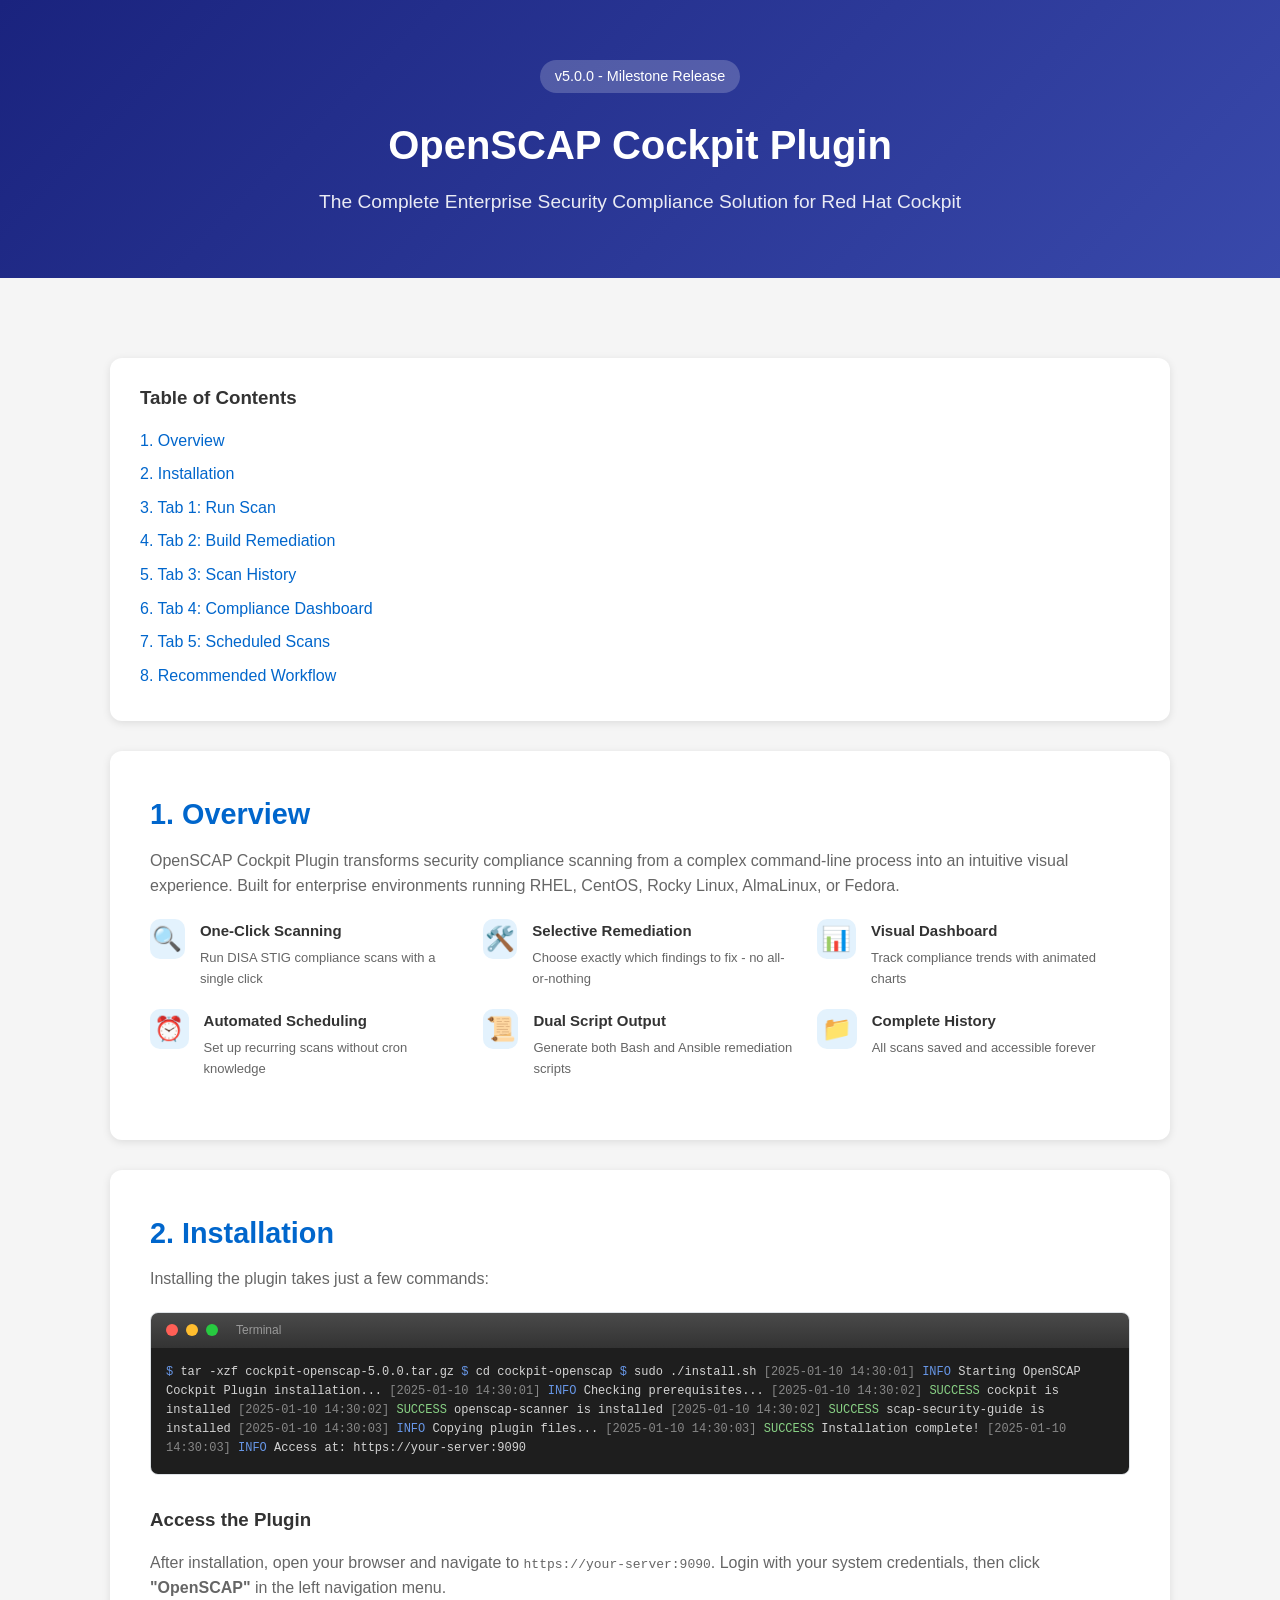
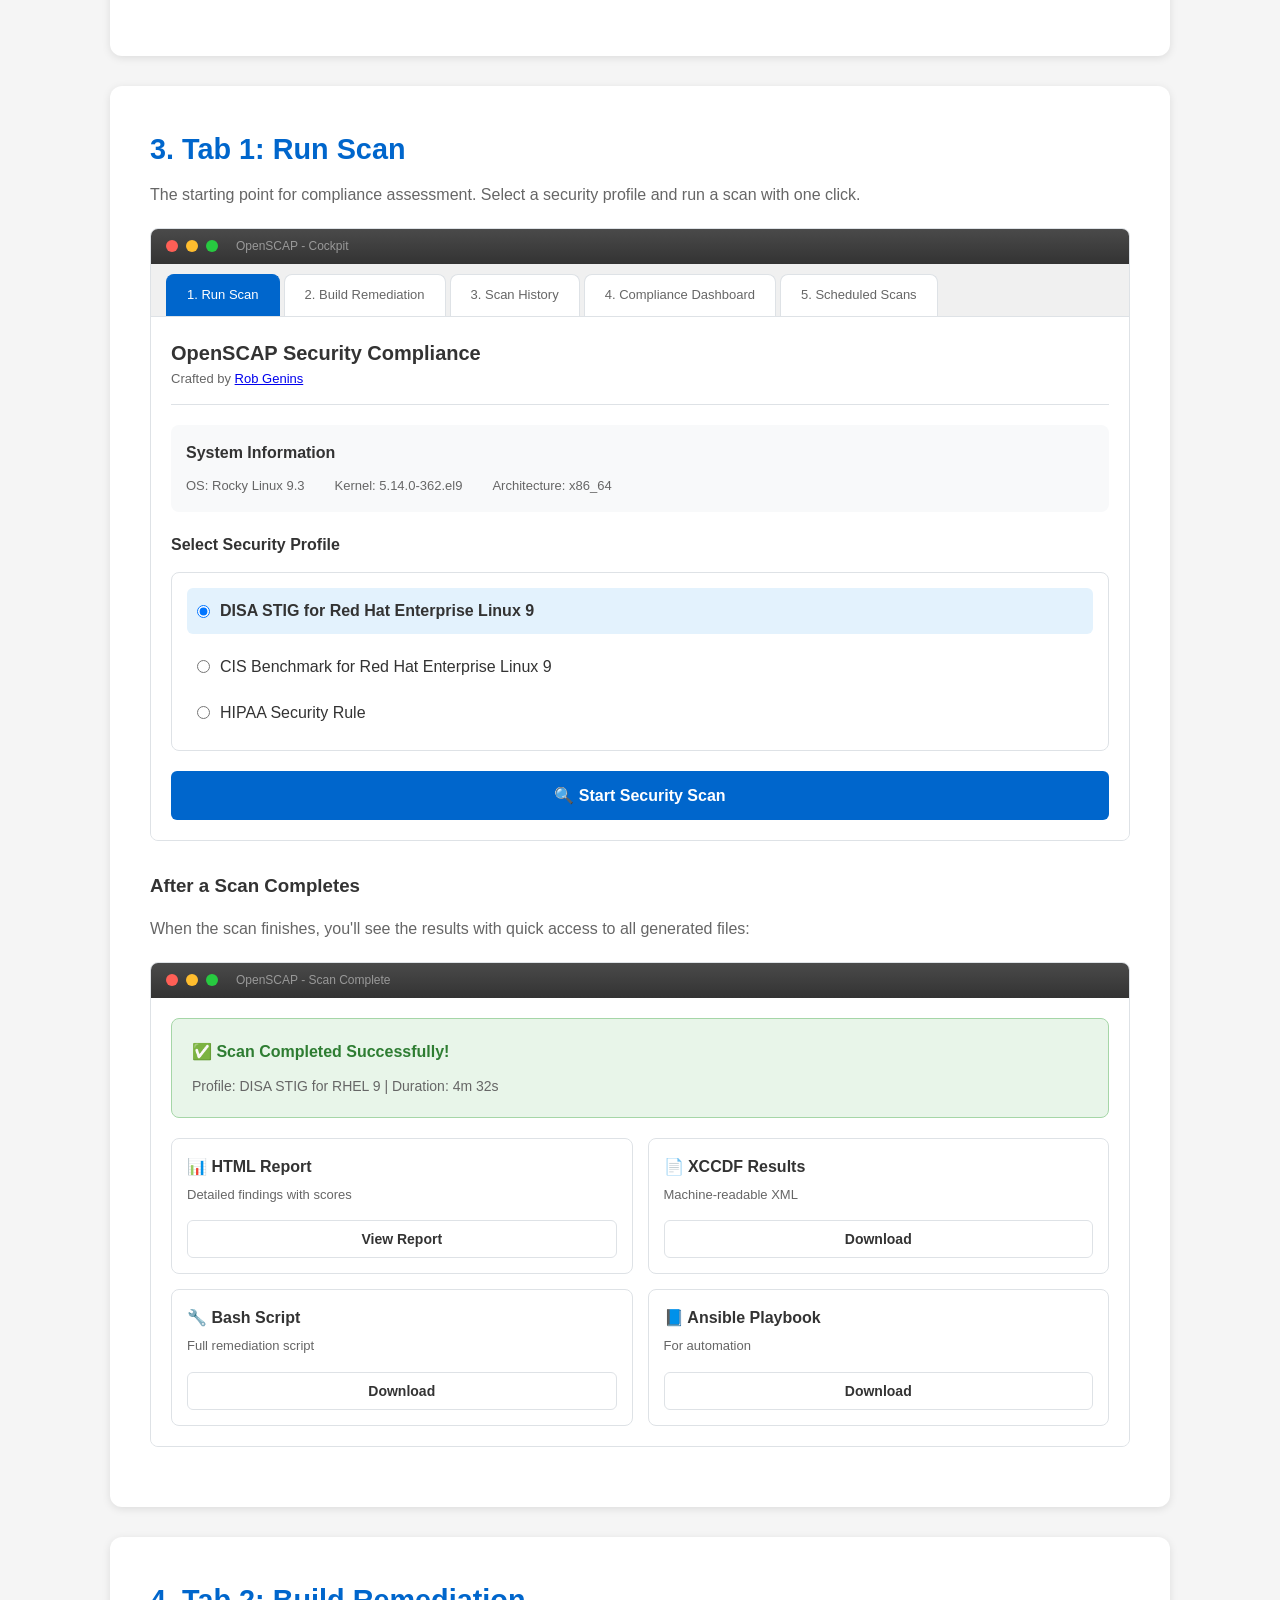
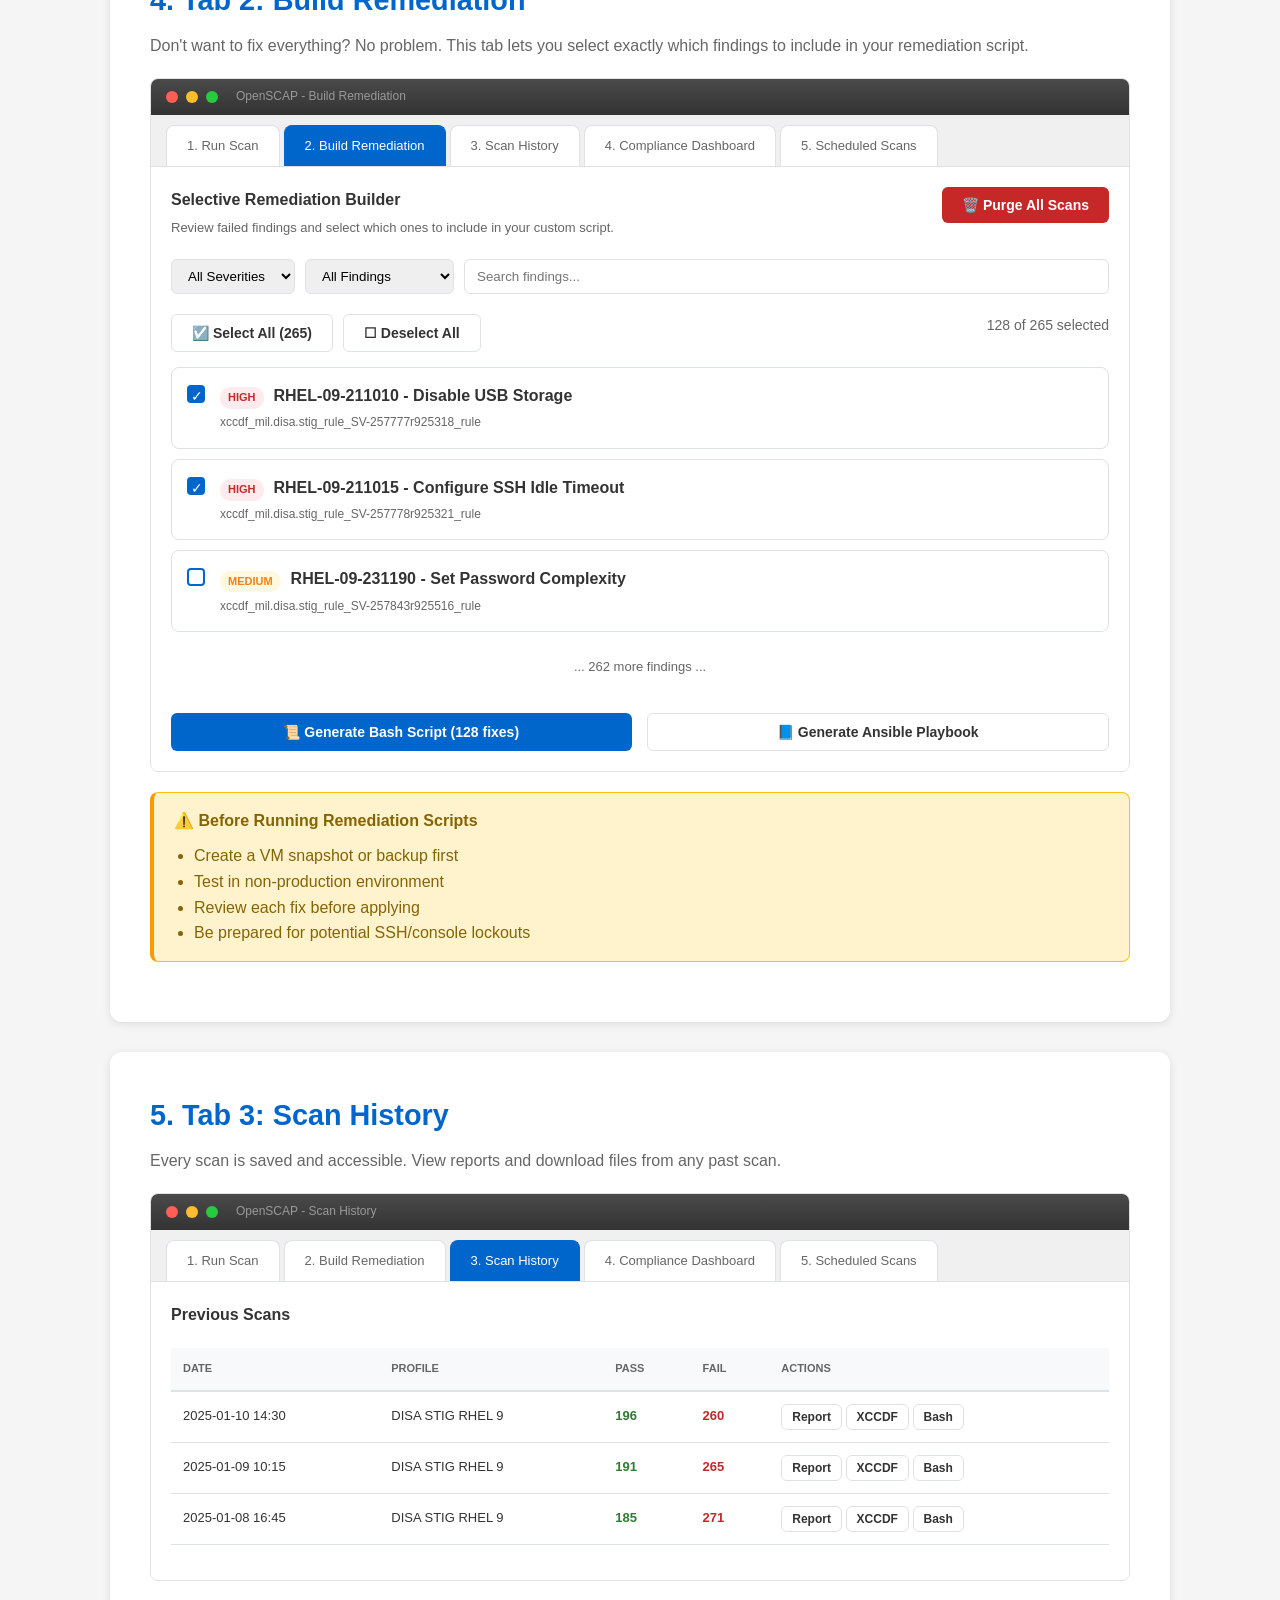
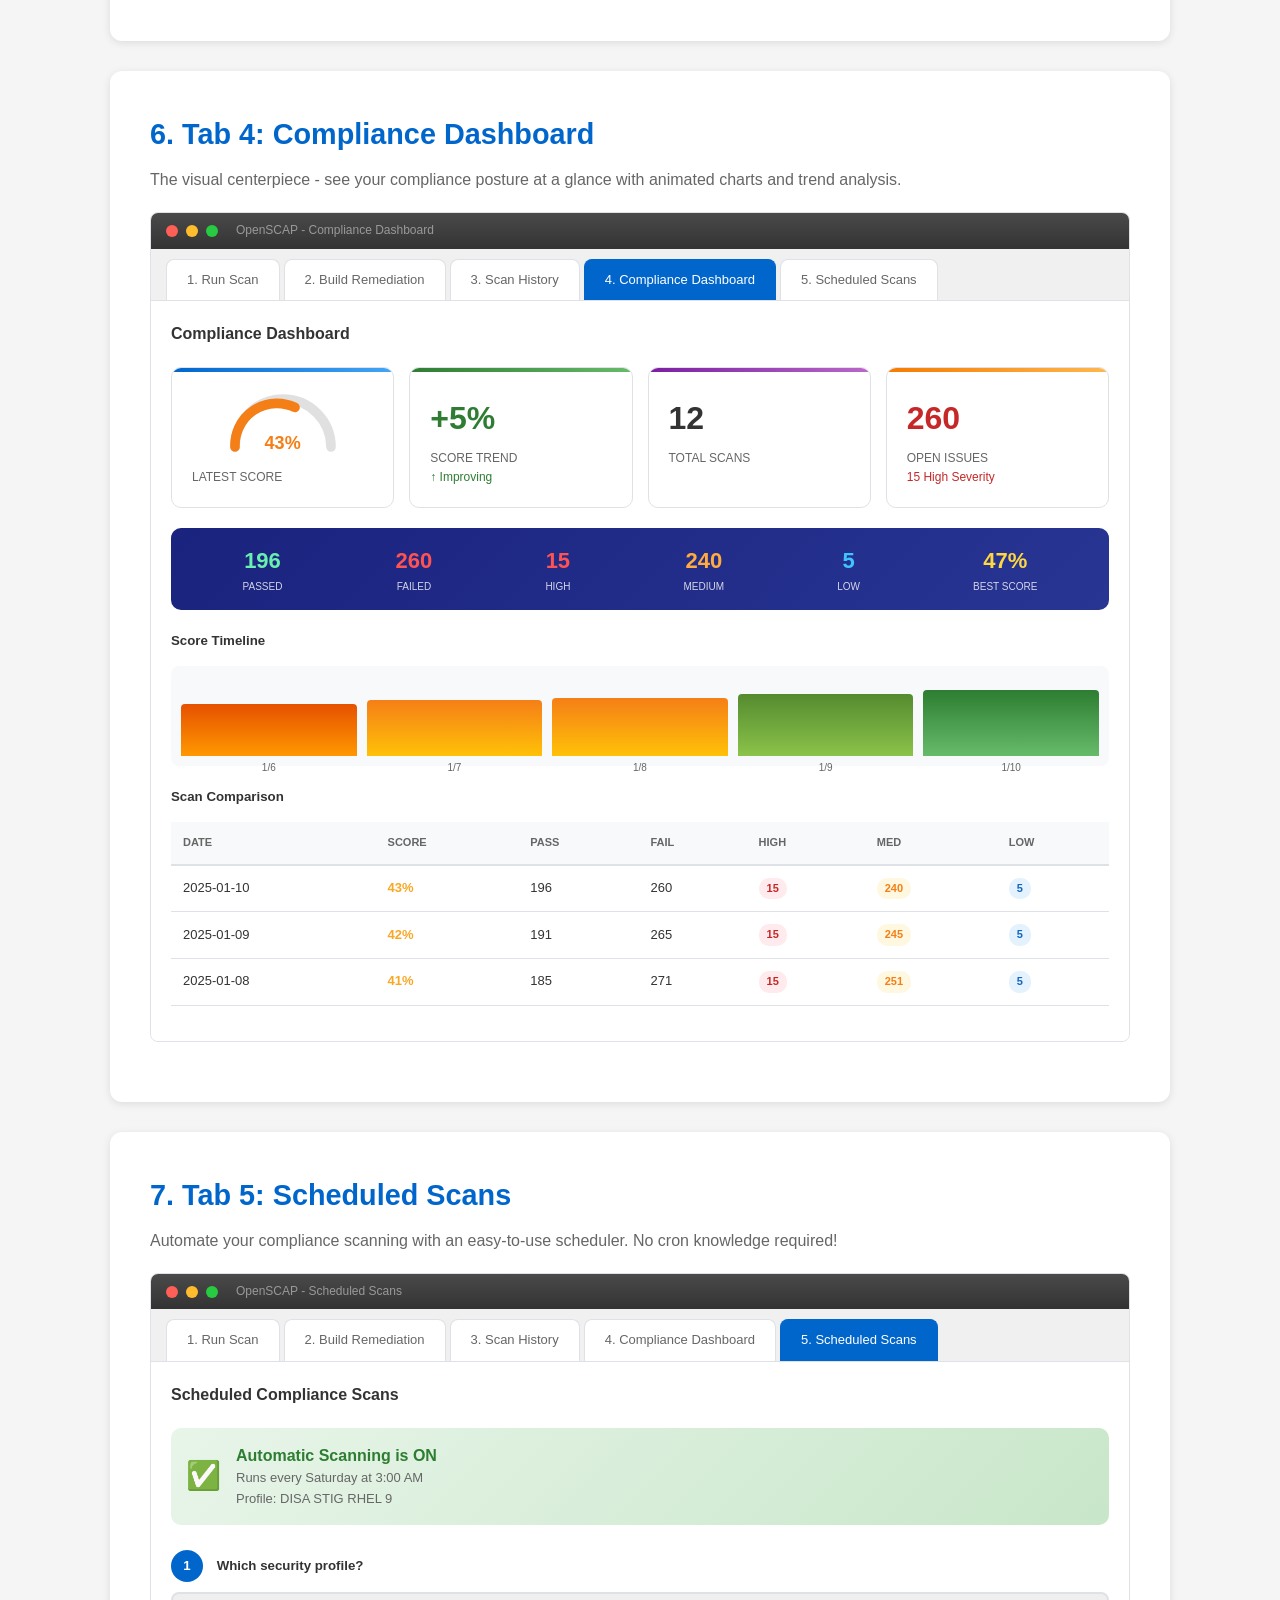
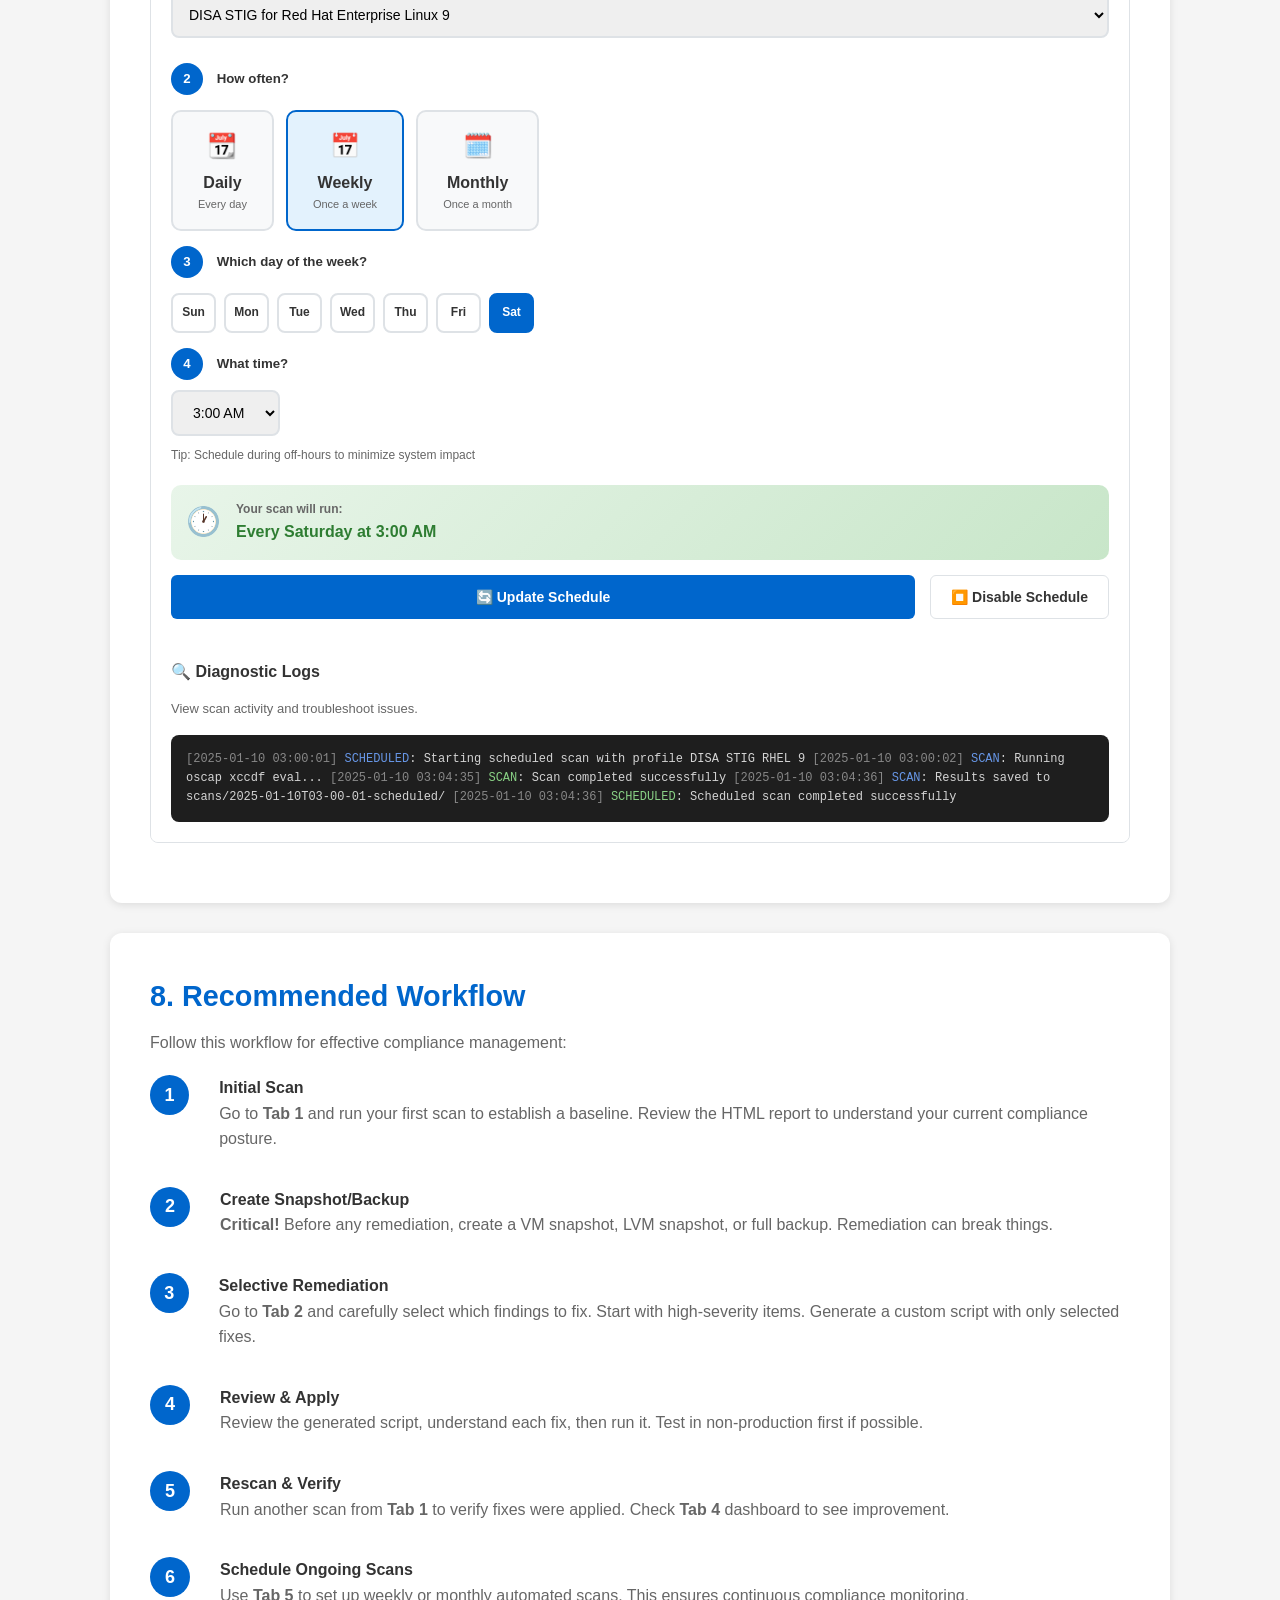
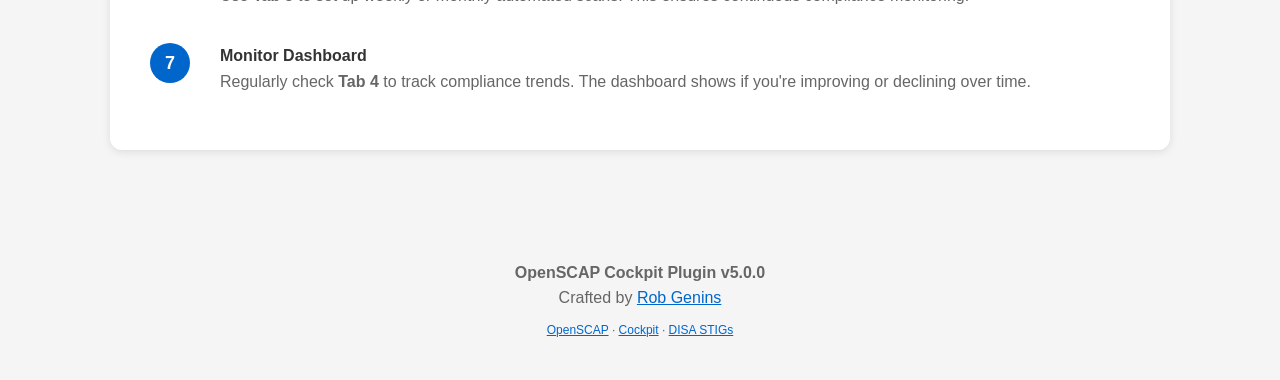
<file: docs/walkthrough.html>
<!DOCTYPE html>
<html lang="en">
<head>
    <meta charset="UTF-8">
    <meta name="viewport" content="width=device-width, initial-scale=1.0">
    <title>OpenSCAP Cockpit Plugin v5.0.0 - Complete Walkthrough</title>
    <style>
        :root {
            --primary: #0066cc;
            --success: #2e7d32;
            --danger: #c62828;
            --warning: #f9a825;
            --bg-dark: #1a237e;
            --text: #333;
            --text-muted: #666;
            --border: #dee2e6;
            --bg-light: #f8f9fa;
        }

        * {
            box-sizing: border-box;
            margin: 0;
            padding: 0;
        }

        body {
            font-family: -apple-system, BlinkMacSystemFont, "Segoe UI", Roboto, sans-serif;
            line-height: 1.6;
            color: var(--text);
            background: #f5f5f5;
        }

        .container {
            max-width: 1100px;
            margin: 0 auto;
            padding: 40px 20px;
        }

        /* Header */
        .hero {
            background: linear-gradient(135deg, var(--bg-dark) 0%, #3949ab 100%);
            color: white;
            padding: 60px 20px;
            text-align: center;
            margin-bottom: 40px;
        }

        .hero h1 {
            font-size: 2.5rem;
            margin-bottom: 10px;
        }

        .hero .version {
            background: rgba(255,255,255,0.2);
            display: inline-block;
            padding: 5px 15px;
            border-radius: 20px;
            font-size: 0.9rem;
            margin-bottom: 20px;
        }

        .hero p {
            font-size: 1.2rem;
            opacity: 0.9;
            max-width: 700px;
            margin: 0 auto;
        }

        /* Section */
        .section {
            background: white;
            border-radius: 12px;
            padding: 40px;
            margin-bottom: 30px;
            box-shadow: 0 2px 8px rgba(0,0,0,0.1);
        }

        .section h2 {
            color: var(--primary);
            margin-bottom: 10px;
            font-size: 1.8rem;
        }

        .section h3 {
            margin: 30px 0 15px;
            color: var(--text);
        }

        .section p {
            margin-bottom: 15px;
            color: var(--text-muted);
        }

        .step-number {
            display: inline-flex;
            align-items: center;
            justify-content: center;
            width: 32px;
            height: 32px;
            background: var(--primary);
            color: white;
            border-radius: 50%;
            font-weight: bold;
            margin-right: 10px;
        }

        /* Mock Screenshots */
        .mock-screen {
            background: #f8f9fa;
            border: 1px solid var(--border);
            border-radius: 8px;
            margin: 20px 0;
            overflow: hidden;
        }

        .mock-titlebar {
            background: linear-gradient(180deg, #4a4a4a 0%, #333 100%);
            padding: 8px 15px;
            display: flex;
            align-items: center;
            gap: 8px;
        }

        .mock-dot {
            width: 12px;
            height: 12px;
            border-radius: 50%;
        }

        .mock-dot.red { background: #ff5f56; }
        .mock-dot.yellow { background: #ffbd2e; }
        .mock-dot.green { background: #27ca40; }

        .mock-titlebar span {
            color: #999;
            font-size: 12px;
            margin-left: 10px;
        }

        .mock-content {
            padding: 20px;
            background: white;
        }

        /* Mock Tab Bar */
        .mock-tabs {
            display: flex;
            gap: 4px;
            background: #f0f0f0;
            padding: 10px 15px 0;
            border-bottom: 1px solid var(--border);
        }

        .mock-tab {
            padding: 10px 20px;
            background: white;
            border: 1px solid var(--border);
            border-bottom: none;
            border-radius: 8px 8px 0 0;
            font-size: 13px;
            color: var(--text-muted);
        }

        .mock-tab.active {
            background: var(--primary);
            color: white;
            border-color: var(--primary);
        }

        /* Mock Components */
        .mock-header {
            display: flex;
            justify-content: space-between;
            align-items: center;
            padding-bottom: 15px;
            border-bottom: 1px solid var(--border);
            margin-bottom: 20px;
        }

        .mock-header h4 {
            font-size: 20px;
            color: var(--text);
        }

        .mock-btn {
            display: inline-block;
            padding: 10px 20px;
            border-radius: 6px;
            font-size: 14px;
            font-weight: 600;
            text-decoration: none;
            cursor: pointer;
            border: none;
        }

        .mock-btn-primary {
            background: var(--primary);
            color: white;
        }

        .mock-btn-danger {
            background: var(--danger);
            color: white;
        }

        .mock-btn-outline {
            background: white;
            border: 1px solid var(--border);
            color: var(--text);
        }

        /* Mock Cards */
        .mock-cards {
            display: grid;
            grid-template-columns: repeat(auto-fit, minmax(200px, 1fr));
            gap: 15px;
            margin: 20px 0;
        }

        .mock-card {
            background: white;
            border: 1px solid var(--border);
            border-radius: 10px;
            padding: 20px;
            position: relative;
            overflow: hidden;
        }

        .mock-card::before {
            content: '';
            position: absolute;
            top: 0;
            left: 0;
            right: 0;
            height: 4px;
        }

        .mock-card.blue::before { background: linear-gradient(90deg, #0066cc, #42a5f5); }
        .mock-card.green::before { background: linear-gradient(90deg, #2e7d32, #66bb6a); }
        .mock-card.orange::before { background: linear-gradient(90deg, #f57c00, #ffb74d); }
        .mock-card.purple::before { background: linear-gradient(90deg, #7b1fa2, #ba68c8); }

        .mock-card-label {
            font-size: 12px;
            color: var(--text-muted);
            text-transform: uppercase;
        }

        .mock-card-value {
            font-size: 32px;
            font-weight: 700;
            color: var(--text);
            margin: 5px 0;
        }

        .mock-card-value.green { color: var(--success); }
        .mock-card-value.red { color: var(--danger); }

        /* Mock Gauge */
        .mock-gauge {
            width: 120px;
            height: 70px;
            position: relative;
            margin: 0 auto 10px;
        }

        .mock-gauge svg {
            width: 100%;
            height: 100%;
        }

        .mock-gauge-value {
            position: absolute;
            bottom: 0;
            left: 50%;
            transform: translateX(-50%);
            font-size: 18px;
            font-weight: 700;
        }

        /* Mock Quick Stats */
        .mock-quick-stats {
            display: flex;
            justify-content: space-around;
            background: linear-gradient(135deg, #1a237e 0%, #283593 100%);
            border-radius: 10px;
            padding: 15px;
            margin: 15px 0;
        }

        .mock-stat {
            text-align: center;
            color: white;
        }

        .mock-stat-value {
            font-size: 22px;
            font-weight: 700;
        }

        .mock-stat-value.pass { color: #69f0ae; }
        .mock-stat-value.fail { color: #ff5252; }
        .mock-stat-value.high { color: #ff5252; }
        .mock-stat-value.med { color: #ffab40; }
        .mock-stat-value.low { color: #40c4ff; }

        .mock-stat-label {
            font-size: 10px;
            opacity: 0.8;
            text-transform: uppercase;
        }

        /* Mock Timeline */
        .mock-timeline {
            display: flex;
            align-items: flex-end;
            gap: 10px;
            height: 100px;
            padding: 10px;
            background: var(--bg-light);
            border-radius: 8px;
            margin: 15px 0;
        }

        .mock-bar {
            flex: 1;
            border-radius: 4px 4px 0 0;
            min-width: 30px;
            position: relative;
        }

        .mock-bar.score-70 { height: 70%; background: linear-gradient(180deg, #f57f17, #ffc107); }
        .mock-bar.score-65 { height: 65%; background: linear-gradient(180deg, #e65100, #ff9800); }
        .mock-bar.score-72 { height: 72%; background: linear-gradient(180deg, #f57f17, #ffc107); }
        .mock-bar.score-78 { height: 78%; background: linear-gradient(180deg, #558b2f, #8bc34a); }
        .mock-bar.score-82 { height: 82%; background: linear-gradient(180deg, #2e7d32, #66bb6a); }

        .mock-bar-label {
            position: absolute;
            bottom: -20px;
            left: 50%;
            transform: translateX(-50%);
            font-size: 10px;
            color: var(--text-muted);
        }

        /* Mock Table */
        .mock-table {
            width: 100%;
            border-collapse: collapse;
            font-size: 13px;
            margin: 15px 0;
        }

        .mock-table th {
            text-align: left;
            padding: 12px;
            background: var(--bg-light);
            border-bottom: 2px solid var(--border);
            font-size: 11px;
            text-transform: uppercase;
            color: var(--text-muted);
        }

        .mock-table td {
            padding: 12px;
            border-bottom: 1px solid var(--border);
        }

        .mock-table tbody tr:hover {
            background: #f8fbff;
        }

        .mock-score {
            font-weight: 700;
        }

        .mock-score.good { color: var(--success); }
        .mock-score.fair { color: var(--warning); }

        .mock-pill {
            display: inline-block;
            padding: 2px 8px;
            border-radius: 10px;
            font-size: 11px;
            font-weight: 600;
        }

        .mock-pill.high { background: #ffebee; color: #c62828; }
        .mock-pill.med { background: #fff8e1; color: #f57f17; }
        .mock-pill.low { background: #e3f2fd; color: #1565c0; }

        /* Mock Finding */
        .mock-finding {
            display: flex;
            gap: 15px;
            padding: 15px;
            border: 1px solid var(--border);
            border-radius: 8px;
            margin: 10px 0;
            align-items: flex-start;
        }

        .mock-checkbox {
            width: 18px;
            height: 18px;
            border: 2px solid var(--primary);
            border-radius: 4px;
            margin-top: 2px;
        }

        .mock-checkbox.checked {
            background: var(--primary);
            position: relative;
        }

        .mock-checkbox.checked::after {
            content: '✓';
            color: white;
            position: absolute;
            top: -2px;
            left: 2px;
            font-size: 14px;
        }

        .mock-finding-content {
            flex: 1;
        }

        .mock-finding-title {
            font-weight: 600;
            margin-bottom: 5px;
        }

        .mock-finding-id {
            font-size: 12px;
            color: var(--text-muted);
        }

        /* Mock Schedule */
        .mock-freq-options {
            display: flex;
            gap: 12px;
            margin: 15px 0;
        }

        .mock-freq-card {
            padding: 15px 25px;
            border: 2px solid var(--border);
            border-radius: 10px;
            text-align: center;
            background: var(--bg-light);
        }

        .mock-freq-card.selected {
            background: #e3f2fd;
            border-color: var(--primary);
        }

        .mock-freq-icon {
            font-size: 24px;
            margin-bottom: 5px;
        }

        .mock-freq-label {
            font-weight: 600;
        }

        .mock-freq-desc {
            font-size: 11px;
            color: var(--text-muted);
        }

        /* Mock Day Picker */
        .mock-days {
            display: flex;
            gap: 8px;
            margin: 15px 0;
        }

        .mock-day {
            width: 45px;
            height: 40px;
            border: 2px solid var(--border);
            border-radius: 8px;
            display: flex;
            align-items: center;
            justify-content: center;
            font-weight: 600;
            font-size: 12px;
        }

        .mock-day.selected {
            background: var(--primary);
            border-color: var(--primary);
            color: white;
        }

        /* Mock Preview */
        .mock-preview {
            display: flex;
            align-items: center;
            gap: 15px;
            padding: 15px;
            background: linear-gradient(135deg, #e8f5e9, #c8e6c9);
            border-radius: 10px;
            margin: 15px 0;
        }

        .mock-preview-icon {
            font-size: 28px;
        }

        .mock-preview-text strong {
            display: block;
            font-size: 12px;
            color: var(--text-muted);
        }

        .mock-preview-text p {
            margin: 0;
            font-weight: 600;
            color: var(--success);
        }

        /* Mock Log */
        .mock-log {
            background: #1e1e1e;
            border-radius: 8px;
            padding: 15px;
            font-family: 'Consolas', monospace;
            font-size: 12px;
            color: #d4d4d4;
            max-height: 200px;
            overflow: auto;
        }

        .mock-log .timestamp { color: #888; }
        .mock-log .error { color: #f48771; }
        .mock-log .success { color: #89d185; }
        .mock-log .info { color: #6796e6; }

        /* Warning Box */
        .warning-box {
            background: #fff3cd;
            border: 1px solid #ffc107;
            border-left: 4px solid #ff9800;
            border-radius: 8px;
            padding: 15px 20px;
            margin: 20px 0;
        }

        .warning-box h4 {
            color: #856404;
            margin-bottom: 10px;
        }

        .warning-box ul {
            margin: 0;
            padding-left: 20px;
            color: #856404;
        }

        /* Feature List */
        .feature-list {
            display: grid;
            grid-template-columns: repeat(auto-fit, minmax(280px, 1fr));
            gap: 20px;
            margin: 20px 0;
        }

        .feature-item {
            display: flex;
            gap: 15px;
        }

        .feature-icon {
            font-size: 24px;
            width: 40px;
            height: 40px;
            display: flex;
            align-items: center;
            justify-content: center;
            background: #e3f2fd;
            border-radius: 10px;
        }

        .feature-text h4 {
            margin-bottom: 5px;
            font-size: 15px;
        }

        .feature-text p {
            font-size: 13px;
            margin: 0;
        }

        /* Footer */
        .footer {
            text-align: center;
            padding: 40px 20px;
            color: var(--text-muted);
        }

        .footer a {
            color: var(--primary);
        }

        /* TOC */
        .toc {
            background: white;
            border-radius: 12px;
            padding: 25px 30px;
            margin-bottom: 30px;
            box-shadow: 0 2px 8px rgba(0,0,0,0.1);
        }

        .toc h3 {
            margin-bottom: 15px;
        }

        .toc ul {
            list-style: none;
        }

        .toc li {
            margin: 8px 0;
        }

        .toc a {
            color: var(--primary);
            text-decoration: none;
        }

        .toc a:hover {
            text-decoration: underline;
        }
    </style>
</head>
<body>

<!-- Hero -->
<div class="hero">
    <div class="version">v5.0.0 - Milestone Release</div>
    <h1>OpenSCAP Cockpit Plugin</h1>
    <p>The Complete Enterprise Security Compliance Solution for Red Hat Cockpit</p>
</div>

<div class="container">

    <!-- Table of Contents -->
    <div class="toc">
        <h3>Table of Contents</h3>
        <ul>
            <li><a href="#overview">1. Overview</a></li>
            <li><a href="#installation">2. Installation</a></li>
            <li><a href="#tab1">3. Tab 1: Run Scan</a></li>
            <li><a href="#tab2">4. Tab 2: Build Remediation</a></li>
            <li><a href="#tab3">5. Tab 3: Scan History</a></li>
            <li><a href="#tab4">6. Tab 4: Compliance Dashboard</a></li>
            <li><a href="#tab5">7. Tab 5: Scheduled Scans</a></li>
            <li><a href="#workflow">8. Recommended Workflow</a></li>
        </ul>
    </div>

    <!-- Overview -->
    <div class="section" id="overview">
        <h2>1. Overview</h2>
        <p>OpenSCAP Cockpit Plugin transforms security compliance scanning from a complex command-line process into an intuitive visual experience. Built for enterprise environments running RHEL, CentOS, Rocky Linux, AlmaLinux, or Fedora.</p>

        <div class="feature-list">
            <div class="feature-item">
                <div class="feature-icon">🔍</div>
                <div class="feature-text">
                    <h4>One-Click Scanning</h4>
                    <p>Run DISA STIG compliance scans with a single click</p>
                </div>
            </div>
            <div class="feature-item">
                <div class="feature-icon">🛠️</div>
                <div class="feature-text">
                    <h4>Selective Remediation</h4>
                    <p>Choose exactly which findings to fix - no all-or-nothing</p>
                </div>
            </div>
            <div class="feature-item">
                <div class="feature-icon">📊</div>
                <div class="feature-text">
                    <h4>Visual Dashboard</h4>
                    <p>Track compliance trends with animated charts</p>
                </div>
            </div>
            <div class="feature-item">
                <div class="feature-icon">⏰</div>
                <div class="feature-text">
                    <h4>Automated Scheduling</h4>
                    <p>Set up recurring scans without cron knowledge</p>
                </div>
            </div>
            <div class="feature-item">
                <div class="feature-icon">📜</div>
                <div class="feature-text">
                    <h4>Dual Script Output</h4>
                    <p>Generate both Bash and Ansible remediation scripts</p>
                </div>
            </div>
            <div class="feature-item">
                <div class="feature-icon">📁</div>
                <div class="feature-text">
                    <h4>Complete History</h4>
                    <p>All scans saved and accessible forever</p>
                </div>
            </div>
        </div>
    </div>

    <!-- Installation -->
    <div class="section" id="installation">
        <h2>2. Installation</h2>
        <p>Installing the plugin takes just a few commands:</p>

        <div class="mock-screen">
            <div class="mock-titlebar">
                <div class="mock-dot red"></div>
                <div class="mock-dot yellow"></div>
                <div class="mock-dot green"></div>
                <span>Terminal</span>
            </div>
            <div class="mock-log" style="border-radius: 0;">
<span class="info">$</span> tar -xzf cockpit-openscap-5.0.0.tar.gz
<span class="info">$</span> cd cockpit-openscap
<span class="info">$</span> sudo ./install.sh

<span class="timestamp">[2025-01-10 14:30:01]</span> <span class="info">INFO</span> Starting OpenSCAP Cockpit Plugin installation...
<span class="timestamp">[2025-01-10 14:30:01]</span> <span class="info">INFO</span> Checking prerequisites...
<span class="timestamp">[2025-01-10 14:30:02]</span> <span class="success">SUCCESS</span> cockpit is installed
<span class="timestamp">[2025-01-10 14:30:02]</span> <span class="success">SUCCESS</span> openscap-scanner is installed
<span class="timestamp">[2025-01-10 14:30:02]</span> <span class="success">SUCCESS</span> scap-security-guide is installed
<span class="timestamp">[2025-01-10 14:30:03]</span> <span class="info">INFO</span> Copying plugin files...
<span class="timestamp">[2025-01-10 14:30:03]</span> <span class="success">SUCCESS</span> Installation complete!
<span class="timestamp">[2025-01-10 14:30:03]</span> <span class="info">INFO</span> Access at: https://your-server:9090
            </div>
        </div>

        <h3>Access the Plugin</h3>
        <p>After installation, open your browser and navigate to <code>https://your-server:9090</code>. Login with your system credentials, then click <strong>"OpenSCAP"</strong> in the left navigation menu.</p>
    </div>

    <!-- Tab 1: Run Scan -->
    <div class="section" id="tab1">
        <h2>3. Tab 1: Run Scan</h2>
        <p>The starting point for compliance assessment. Select a security profile and run a scan with one click.</p>

        <div class="mock-screen">
            <div class="mock-titlebar">
                <div class="mock-dot red"></div>
                <div class="mock-dot yellow"></div>
                <div class="mock-dot green"></div>
                <span>OpenSCAP - Cockpit</span>
            </div>
            <div class="mock-tabs">
                <div class="mock-tab active">1. Run Scan</div>
                <div class="mock-tab">2. Build Remediation</div>
                <div class="mock-tab">3. Scan History</div>
                <div class="mock-tab">4. Compliance Dashboard</div>
                <div class="mock-tab">5. Scheduled Scans</div>
            </div>
            <div class="mock-content">
                <div class="mock-header">
                    <div>
                        <h4>OpenSCAP Security Compliance</h4>
                        <p style="color: var(--text-muted); font-size: 13px; margin: 0;">Crafted by <a href="#">Rob Genins</a></p>
                    </div>
                </div>

                <div style="background: var(--bg-light); padding: 15px; border-radius: 8px; margin-bottom: 20px;">
                    <strong>System Information</strong>
                    <div style="display: flex; gap: 30px; margin-top: 10px; font-size: 13px; color: var(--text-muted);">
                        <span>OS: Rocky Linux 9.3</span>
                        <span>Kernel: 5.14.0-362.el9</span>
                        <span>Architecture: x86_64</span>
                    </div>
                </div>

                <h4 style="margin-bottom: 15px;">Select Security Profile</h4>
                <div style="border: 1px solid var(--border); border-radius: 8px; padding: 15px; margin-bottom: 20px;">
                    <label style="display: flex; align-items: center; gap: 10px; padding: 10px; background: #e3f2fd; border-radius: 6px; margin-bottom: 10px;">
                        <input type="radio" checked>
                        <span style="font-weight: 600;">DISA STIG for Red Hat Enterprise Linux 9</span>
                    </label>
                    <label style="display: flex; align-items: center; gap: 10px; padding: 10px;">
                        <input type="radio">
                        <span>CIS Benchmark for Red Hat Enterprise Linux 9</span>
                    </label>
                    <label style="display: flex; align-items: center; gap: 10px; padding: 10px;">
                        <input type="radio">
                        <span>HIPAA Security Rule</span>
                    </label>
                </div>

                <button class="mock-btn mock-btn-primary" style="width: 100%; padding: 15px; font-size: 16px;">
                    🔍 Start Security Scan
                </button>
            </div>
        </div>

        <h3>After a Scan Completes</h3>
        <p>When the scan finishes, you'll see the results with quick access to all generated files:</p>

        <div class="mock-screen">
            <div class="mock-titlebar">
                <div class="mock-dot red"></div>
                <div class="mock-dot yellow"></div>
                <div class="mock-dot green"></div>
                <span>OpenSCAP - Scan Complete</span>
            </div>
            <div class="mock-content">
                <div style="background: #e8f5e9; border: 1px solid #a5d6a7; border-radius: 8px; padding: 20px; margin-bottom: 20px;">
                    <h4 style="color: var(--success); margin-bottom: 10px;">✅ Scan Completed Successfully!</h4>
                    <p style="margin: 0; font-size: 14px;">Profile: DISA STIG for RHEL 9 | Duration: 4m 32s</p>
                </div>

                <div style="display: grid; grid-template-columns: repeat(2, 1fr); gap: 15px;">
                    <div style="border: 1px solid var(--border); border-radius: 8px; padding: 15px;">
                        <strong>📊 HTML Report</strong>
                        <p style="font-size: 13px; color: var(--text-muted); margin: 5px 0;">Detailed findings with scores</p>
                        <button class="mock-btn mock-btn-outline" style="width: 100%; margin-top: 10px;">View Report</button>
                    </div>
                    <div style="border: 1px solid var(--border); border-radius: 8px; padding: 15px;">
                        <strong>📄 XCCDF Results</strong>
                        <p style="font-size: 13px; color: var(--text-muted); margin: 5px 0;">Machine-readable XML</p>
                        <button class="mock-btn mock-btn-outline" style="width: 100%; margin-top: 10px;">Download</button>
                    </div>
                    <div style="border: 1px solid var(--border); border-radius: 8px; padding: 15px;">
                        <strong>🔧 Bash Script</strong>
                        <p style="font-size: 13px; color: var(--text-muted); margin: 5px 0;">Full remediation script</p>
                        <button class="mock-btn mock-btn-outline" style="width: 100%; margin-top: 10px;">Download</button>
                    </div>
                    <div style="border: 1px solid var(--border); border-radius: 8px; padding: 15px;">
                        <strong>📘 Ansible Playbook</strong>
                        <p style="font-size: 13px; color: var(--text-muted); margin: 5px 0;">For automation</p>
                        <button class="mock-btn mock-btn-outline" style="width: 100%; margin-top: 10px;">Download</button>
                    </div>
                </div>
            </div>
        </div>
    </div>

    <!-- Tab 2: Build Remediation -->
    <div class="section" id="tab2">
        <h2>4. Tab 2: Build Remediation</h2>
        <p>Don't want to fix everything? No problem. This tab lets you select exactly which findings to include in your remediation script.</p>

        <div class="mock-screen">
            <div class="mock-titlebar">
                <div class="mock-dot red"></div>
                <div class="mock-dot yellow"></div>
                <div class="mock-dot green"></div>
                <span>OpenSCAP - Build Remediation</span>
            </div>
            <div class="mock-tabs">
                <div class="mock-tab">1. Run Scan</div>
                <div class="mock-tab active">2. Build Remediation</div>
                <div class="mock-tab">3. Scan History</div>
                <div class="mock-tab">4. Compliance Dashboard</div>
                <div class="mock-tab">5. Scheduled Scans</div>
            </div>
            <div class="mock-content">
                <div style="display: flex; justify-content: space-between; align-items: flex-start; margin-bottom: 20px;">
                    <div>
                        <h4>Selective Remediation Builder</h4>
                        <p style="color: var(--text-muted); font-size: 13px; margin: 5px 0 0;">Review failed findings and select which ones to include in your custom script.</p>
                    </div>
                    <button class="mock-btn mock-btn-danger">🗑️ Purge All Scans</button>
                </div>

                <div style="display: flex; gap: 10px; margin-bottom: 20px; flex-wrap: wrap;">
                    <select style="padding: 8px 12px; border: 1px solid var(--border); border-radius: 6px;">
                        <option>All Severities</option>
                        <option>High</option>
                        <option>Medium</option>
                        <option>Low</option>
                    </select>
                    <select style="padding: 8px 12px; border: 1px solid var(--border); border-radius: 6px;">
                        <option>All Findings</option>
                        <option>Has Fix Available</option>
                        <option>No Fix Available</option>
                    </select>
                    <input type="text" placeholder="Search findings..." style="padding: 8px 12px; border: 1px solid var(--border); border-radius: 6px; flex: 1; min-width: 200px;">
                </div>

                <div style="display: flex; gap: 10px; margin-bottom: 15px;">
                    <button class="mock-btn mock-btn-outline">☑️ Select All (265)</button>
                    <button class="mock-btn mock-btn-outline">☐ Deselect All</button>
                    <span style="margin-left: auto; color: var(--text-muted); font-size: 14px;">128 of 265 selected</span>
                </div>

                <div class="mock-finding">
                    <div class="mock-checkbox checked"></div>
                    <div class="mock-finding-content">
                        <div style="display: flex; align-items: center; gap: 10px;">
                            <span class="mock-pill high">HIGH</span>
                            <span class="mock-finding-title">RHEL-09-211010 - Disable USB Storage</span>
                        </div>
                        <div class="mock-finding-id">xccdf_mil.disa.stig_rule_SV-257777r925318_rule</div>
                    </div>
                </div>

                <div class="mock-finding">
                    <div class="mock-checkbox checked"></div>
                    <div class="mock-finding-content">
                        <div style="display: flex; align-items: center; gap: 10px;">
                            <span class="mock-pill high">HIGH</span>
                            <span class="mock-finding-title">RHEL-09-211015 - Configure SSH Idle Timeout</span>
                        </div>
                        <div class="mock-finding-id">xccdf_mil.disa.stig_rule_SV-257778r925321_rule</div>
                    </div>
                </div>

                <div class="mock-finding">
                    <div class="mock-checkbox"></div>
                    <div class="mock-finding-content">
                        <div style="display: flex; align-items: center; gap: 10px;">
                            <span class="mock-pill med">MEDIUM</span>
                            <span class="mock-finding-title">RHEL-09-231190 - Set Password Complexity</span>
                        </div>
                        <div class="mock-finding-id">xccdf_mil.disa.stig_rule_SV-257843r925516_rule</div>
                    </div>
                </div>

                <div style="text-align: center; padding: 15px; color: var(--text-muted); font-size: 13px;">
                    ... 262 more findings ...
                </div>

                <div style="display: flex; gap: 15px; margin-top: 20px;">
                    <button class="mock-btn mock-btn-primary" style="flex: 1;">📜 Generate Bash Script (128 fixes)</button>
                    <button class="mock-btn mock-btn-outline" style="flex: 1;">📘 Generate Ansible Playbook</button>
                </div>
            </div>
        </div>

        <div class="warning-box">
            <h4>⚠️ Before Running Remediation Scripts</h4>
            <ul>
                <li>Create a VM snapshot or backup first</li>
                <li>Test in non-production environment</li>
                <li>Review each fix before applying</li>
                <li>Be prepared for potential SSH/console lockouts</li>
            </ul>
        </div>
    </div>

    <!-- Tab 3: Scan History -->
    <div class="section" id="tab3">
        <h2>5. Tab 3: Scan History</h2>
        <p>Every scan is saved and accessible. View reports and download files from any past scan.</p>

        <div class="mock-screen">
            <div class="mock-titlebar">
                <div class="mock-dot red"></div>
                <div class="mock-dot yellow"></div>
                <div class="mock-dot green"></div>
                <span>OpenSCAP - Scan History</span>
            </div>
            <div class="mock-tabs">
                <div class="mock-tab">1. Run Scan</div>
                <div class="mock-tab">2. Build Remediation</div>
                <div class="mock-tab active">3. Scan History</div>
                <div class="mock-tab">4. Compliance Dashboard</div>
                <div class="mock-tab">5. Scheduled Scans</div>
            </div>
            <div class="mock-content">
                <h4 style="margin-bottom: 20px;">Previous Scans</h4>

                <table class="mock-table">
                    <thead>
                        <tr>
                            <th>Date</th>
                            <th>Profile</th>
                            <th>Pass</th>
                            <th>Fail</th>
                            <th>Actions</th>
                        </tr>
                    </thead>
                    <tbody>
                        <tr>
                            <td>2025-01-10 14:30</td>
                            <td>DISA STIG RHEL 9</td>
                            <td style="color: var(--success); font-weight: 600;">196</td>
                            <td style="color: var(--danger); font-weight: 600;">260</td>
                            <td>
                                <button class="mock-btn mock-btn-outline" style="padding: 5px 10px; font-size: 12px;">Report</button>
                                <button class="mock-btn mock-btn-outline" style="padding: 5px 10px; font-size: 12px;">XCCDF</button>
                                <button class="mock-btn mock-btn-outline" style="padding: 5px 10px; font-size: 12px;">Bash</button>
                            </td>
                        </tr>
                        <tr>
                            <td>2025-01-09 10:15</td>
                            <td>DISA STIG RHEL 9</td>
                            <td style="color: var(--success); font-weight: 600;">191</td>
                            <td style="color: var(--danger); font-weight: 600;">265</td>
                            <td>
                                <button class="mock-btn mock-btn-outline" style="padding: 5px 10px; font-size: 12px;">Report</button>
                                <button class="mock-btn mock-btn-outline" style="padding: 5px 10px; font-size: 12px;">XCCDF</button>
                                <button class="mock-btn mock-btn-outline" style="padding: 5px 10px; font-size: 12px;">Bash</button>
                            </td>
                        </tr>
                        <tr>
                            <td>2025-01-08 16:45</td>
                            <td>DISA STIG RHEL 9</td>
                            <td style="color: var(--success); font-weight: 600;">185</td>
                            <td style="color: var(--danger); font-weight: 600;">271</td>
                            <td>
                                <button class="mock-btn mock-btn-outline" style="padding: 5px 10px; font-size: 12px;">Report</button>
                                <button class="mock-btn mock-btn-outline" style="padding: 5px 10px; font-size: 12px;">XCCDF</button>
                                <button class="mock-btn mock-btn-outline" style="padding: 5px 10px; font-size: 12px;">Bash</button>
                            </td>
                        </tr>
                    </tbody>
                </table>
            </div>
        </div>
    </div>

    <!-- Tab 4: Compliance Dashboard -->
    <div class="section" id="tab4">
        <h2>6. Tab 4: Compliance Dashboard</h2>
        <p>The visual centerpiece - see your compliance posture at a glance with animated charts and trend analysis.</p>

        <div class="mock-screen">
            <div class="mock-titlebar">
                <div class="mock-dot red"></div>
                <div class="mock-dot yellow"></div>
                <div class="mock-dot green"></div>
                <span>OpenSCAP - Compliance Dashboard</span>
            </div>
            <div class="mock-tabs">
                <div class="mock-tab">1. Run Scan</div>
                <div class="mock-tab">2. Build Remediation</div>
                <div class="mock-tab">3. Scan History</div>
                <div class="mock-tab active">4. Compliance Dashboard</div>
                <div class="mock-tab">5. Scheduled Scans</div>
            </div>
            <div class="mock-content">
                <h4 style="margin-bottom: 20px;">Compliance Dashboard</h4>

                <!-- Summary Cards -->
                <div class="mock-cards">
                    <div class="mock-card blue">
                        <div class="mock-gauge">
                            <svg viewBox="0 0 100 50">
                                <path d="M 10 45 A 35 35 0 0 1 90 45" fill="none" stroke="#e0e0e0" stroke-width="8" stroke-linecap="round"/>
                                <path d="M 10 45 A 35 35 0 0 1 60 12" fill="none" stroke="#f57f17" stroke-width="8" stroke-linecap="round"/>
                            </svg>
                            <div class="mock-gauge-value" style="color: #f57f17;">43%</div>
                        </div>
                        <div class="mock-card-label">Latest Score</div>
                    </div>
                    <div class="mock-card green">
                        <div class="mock-card-value green">+5%</div>
                        <div class="mock-card-label">Score Trend</div>
                        <div style="font-size: 12px; color: var(--success);">↑ Improving</div>
                    </div>
                    <div class="mock-card purple">
                        <div class="mock-card-value">12</div>
                        <div class="mock-card-label">Total Scans</div>
                    </div>
                    <div class="mock-card orange">
                        <div class="mock-card-value red">260</div>
                        <div class="mock-card-label">Open Issues</div>
                        <div style="font-size: 12px; color: var(--danger);">15 High Severity</div>
                    </div>
                </div>

                <!-- Quick Stats -->
                <div class="mock-quick-stats">
                    <div class="mock-stat">
                        <div class="mock-stat-value pass">196</div>
                        <div class="mock-stat-label">Passed</div>
                    </div>
                    <div class="mock-stat">
                        <div class="mock-stat-value fail">260</div>
                        <div class="mock-stat-label">Failed</div>
                    </div>
                    <div class="mock-stat">
                        <div class="mock-stat-value high">15</div>
                        <div class="mock-stat-label">High</div>
                    </div>
                    <div class="mock-stat">
                        <div class="mock-stat-value med">240</div>
                        <div class="mock-stat-label">Medium</div>
                    </div>
                    <div class="mock-stat">
                        <div class="mock-stat-value low">5</div>
                        <div class="mock-stat-label">Low</div>
                    </div>
                    <div class="mock-stat">
                        <div class="mock-stat-value" style="color: #ffd740;">47%</div>
                        <div class="mock-stat-label">Best Score</div>
                    </div>
                </div>

                <!-- Timeline -->
                <div style="margin-top: 20px;">
                    <h5 style="margin-bottom: 10px;">Score Timeline</h5>
                    <div class="mock-timeline">
                        <div class="mock-bar score-65">
                            <span class="mock-bar-label">1/6</span>
                        </div>
                        <div class="mock-bar score-70">
                            <span class="mock-bar-label">1/7</span>
                        </div>
                        <div class="mock-bar score-72">
                            <span class="mock-bar-label">1/8</span>
                        </div>
                        <div class="mock-bar score-78">
                            <span class="mock-bar-label">1/9</span>
                        </div>
                        <div class="mock-bar score-82">
                            <span class="mock-bar-label">1/10</span>
                        </div>
                    </div>
                </div>

                <!-- Comparison Table -->
                <div style="margin-top: 20px;">
                    <h5 style="margin-bottom: 10px;">Scan Comparison</h5>
                    <table class="mock-table">
                        <thead>
                            <tr>
                                <th>Date</th>
                                <th>Score</th>
                                <th>Pass</th>
                                <th>Fail</th>
                                <th>High</th>
                                <th>Med</th>
                                <th>Low</th>
                            </tr>
                        </thead>
                        <tbody>
                            <tr>
                                <td>2025-01-10</td>
                                <td><span class="mock-score fair">43%</span></td>
                                <td>196</td>
                                <td>260</td>
                                <td><span class="mock-pill high">15</span></td>
                                <td><span class="mock-pill med">240</span></td>
                                <td><span class="mock-pill low">5</span></td>
                            </tr>
                            <tr>
                                <td>2025-01-09</td>
                                <td><span class="mock-score fair">42%</span></td>
                                <td>191</td>
                                <td>265</td>
                                <td><span class="mock-pill high">15</span></td>
                                <td><span class="mock-pill med">245</span></td>
                                <td><span class="mock-pill low">5</span></td>
                            </tr>
                            <tr>
                                <td>2025-01-08</td>
                                <td><span class="mock-score fair">41%</span></td>
                                <td>185</td>
                                <td>271</td>
                                <td><span class="mock-pill high">15</span></td>
                                <td><span class="mock-pill med">251</span></td>
                                <td><span class="mock-pill low">5</span></td>
                            </tr>
                        </tbody>
                    </table>
                </div>
            </div>
        </div>
    </div>

    <!-- Tab 5: Scheduled Scans -->
    <div class="section" id="tab5">
        <h2>7. Tab 5: Scheduled Scans</h2>
        <p>Automate your compliance scanning with an easy-to-use scheduler. No cron knowledge required!</p>

        <div class="mock-screen">
            <div class="mock-titlebar">
                <div class="mock-dot red"></div>
                <div class="mock-dot yellow"></div>
                <div class="mock-dot green"></div>
                <span>OpenSCAP - Scheduled Scans</span>
            </div>
            <div class="mock-tabs">
                <div class="mock-tab">1. Run Scan</div>
                <div class="mock-tab">2. Build Remediation</div>
                <div class="mock-tab">3. Scan History</div>
                <div class="mock-tab">4. Compliance Dashboard</div>
                <div class="mock-tab active">5. Scheduled Scans</div>
            </div>
            <div class="mock-content">
                <h4 style="margin-bottom: 20px;">Scheduled Compliance Scans</h4>

                <!-- Status -->
                <div style="background: linear-gradient(135deg, #e8f5e9, #c8e6c9); border-radius: 10px; padding: 15px; margin-bottom: 25px; display: flex; align-items: center; gap: 15px;">
                    <span style="font-size: 28px;">✅</span>
                    <div>
                        <strong style="color: var(--success);">Automatic Scanning is ON</strong>
                        <div style="font-size: 13px; color: var(--text-muted);">Runs every Saturday at 3:00 AM</div>
                        <div style="font-size: 13px; color: var(--text-muted);">Profile: DISA STIG RHEL 9</div>
                    </div>
                </div>

                <h5><span class="step-number">1</span> Which security profile?</h5>
                <select style="width: 100%; padding: 12px; border: 2px solid var(--border); border-radius: 8px; margin: 10px 0 25px; font-size: 14px;">
                    <option>DISA STIG for Red Hat Enterprise Linux 9</option>
                </select>

                <h5><span class="step-number">2</span> How often?</h5>
                <div class="mock-freq-options">
                    <div class="mock-freq-card">
                        <div class="mock-freq-icon">📆</div>
                        <div class="mock-freq-label">Daily</div>
                        <div class="mock-freq-desc">Every day</div>
                    </div>
                    <div class="mock-freq-card selected">
                        <div class="mock-freq-icon">📅</div>
                        <div class="mock-freq-label">Weekly</div>
                        <div class="mock-freq-desc">Once a week</div>
                    </div>
                    <div class="mock-freq-card">
                        <div class="mock-freq-icon">🗓️</div>
                        <div class="mock-freq-label">Monthly</div>
                        <div class="mock-freq-desc">Once a month</div>
                    </div>
                </div>

                <h5><span class="step-number">3</span> Which day of the week?</h5>
                <div class="mock-days">
                    <div class="mock-day">Sun</div>
                    <div class="mock-day">Mon</div>
                    <div class="mock-day">Tue</div>
                    <div class="mock-day">Wed</div>
                    <div class="mock-day">Thu</div>
                    <div class="mock-day">Fri</div>
                    <div class="mock-day selected">Sat</div>
                </div>

                <h5><span class="step-number">4</span> What time?</h5>
                <select style="padding: 12px 16px; border: 2px solid var(--border); border-radius: 8px; margin: 10px 0; font-size: 14px;">
                    <option>3:00 AM</option>
                </select>
                <div style="font-size: 12px; color: var(--text-muted); margin-bottom: 20px;">Tip: Schedule during off-hours to minimize system impact</div>

                <div class="mock-preview">
                    <div class="mock-preview-icon">🕐</div>
                    <div class="mock-preview-text">
                        <strong>Your scan will run:</strong>
                        <p>Every Saturday at 3:00 AM</p>
                    </div>
                </div>

                <div style="display: flex; gap: 15px;">
                    <button class="mock-btn mock-btn-primary" style="flex: 1; padding: 14px;">🔄 Update Schedule</button>
                    <button class="mock-btn mock-btn-outline">⏹️ Disable Schedule</button>
                </div>

                <h4 style="margin-top: 40px; margin-bottom: 15px;">🔍 Diagnostic Logs</h4>
                <p style="font-size: 13px; color: var(--text-muted); margin-bottom: 15px;">View scan activity and troubleshoot issues.</p>

                <div class="mock-log">
<span class="timestamp">[2025-01-10 03:00:01]</span> <span class="info">SCHEDULED</span>: Starting scheduled scan with profile DISA STIG RHEL 9
<span class="timestamp">[2025-01-10 03:00:02]</span> <span class="info">SCAN</span>: Running oscap xccdf eval...
<span class="timestamp">[2025-01-10 03:04:35]</span> <span class="success">SCAN</span>: Scan completed successfully
<span class="timestamp">[2025-01-10 03:04:36]</span> <span class="info">SCAN</span>: Results saved to scans/2025-01-10T03-00-01-scheduled/
<span class="timestamp">[2025-01-10 03:04:36]</span> <span class="success">SCHEDULED</span>: Scheduled scan completed successfully
                </div>
            </div>
        </div>
    </div>

    <!-- Recommended Workflow -->
    <div class="section" id="workflow">
        <h2>8. Recommended Workflow</h2>
        <p>Follow this workflow for effective compliance management:</p>

        <div style="display: flex; flex-direction: column; gap: 20px; margin-top: 20px;">
            <div style="display: flex; gap: 20px; align-items: flex-start;">
                <div class="step-number" style="width: 40px; height: 40px; font-size: 18px;">1</div>
                <div>
                    <h4>Initial Scan</h4>
                    <p>Go to <strong>Tab 1</strong> and run your first scan to establish a baseline. Review the HTML report to understand your current compliance posture.</p>
                </div>
            </div>
            <div style="display: flex; gap: 20px; align-items: flex-start;">
                <div class="step-number" style="width: 40px; height: 40px; font-size: 18px;">2</div>
                <div>
                    <h4>Create Snapshot/Backup</h4>
                    <p><strong>Critical!</strong> Before any remediation, create a VM snapshot, LVM snapshot, or full backup. Remediation can break things.</p>
                </div>
            </div>
            <div style="display: flex; gap: 20px; align-items: flex-start;">
                <div class="step-number" style="width: 40px; height: 40px; font-size: 18px;">3</div>
                <div>
                    <h4>Selective Remediation</h4>
                    <p>Go to <strong>Tab 2</strong> and carefully select which findings to fix. Start with high-severity items. Generate a custom script with only selected fixes.</p>
                </div>
            </div>
            <div style="display: flex; gap: 20px; align-items: flex-start;">
                <div class="step-number" style="width: 40px; height: 40px; font-size: 18px;">4</div>
                <div>
                    <h4>Review & Apply</h4>
                    <p>Review the generated script, understand each fix, then run it. Test in non-production first if possible.</p>
                </div>
            </div>
            <div style="display: flex; gap: 20px; align-items: flex-start;">
                <div class="step-number" style="width: 40px; height: 40px; font-size: 18px;">5</div>
                <div>
                    <h4>Rescan & Verify</h4>
                    <p>Run another scan from <strong>Tab 1</strong> to verify fixes were applied. Check <strong>Tab 4</strong> dashboard to see improvement.</p>
                </div>
            </div>
            <div style="display: flex; gap: 20px; align-items: flex-start;">
                <div class="step-number" style="width: 40px; height: 40px; font-size: 18px;">6</div>
                <div>
                    <h4>Schedule Ongoing Scans</h4>
                    <p>Use <strong>Tab 5</strong> to set up weekly or monthly automated scans. This ensures continuous compliance monitoring.</p>
                </div>
            </div>
            <div style="display: flex; gap: 20px; align-items: flex-start;">
                <div class="step-number" style="width: 40px; height: 40px; font-size: 18px;">7</div>
                <div>
                    <h4>Monitor Dashboard</h4>
                    <p>Regularly check <strong>Tab 4</strong> to track compliance trends. The dashboard shows if you're improving or declining over time.</p>
                </div>
            </div>
        </div>
    </div>

</div>

<!-- Footer -->
<div class="footer">
    <p><strong>OpenSCAP Cockpit Plugin v5.0.0</strong></p>
    <p>Crafted by <a href="mailto:rgenins@gmail.com">Rob Genins</a></p>
    <p style="margin-top: 10px; font-size: 12px;">
        <a href="https://www.open-scap.org/">OpenSCAP</a> ·
        <a href="https://cockpit-project.org/">Cockpit</a> ·
        <a href="https://public.cyber.mil/stigs/">DISA STIGs</a>
    </p>
</div>

</body>
</html>
</file>
